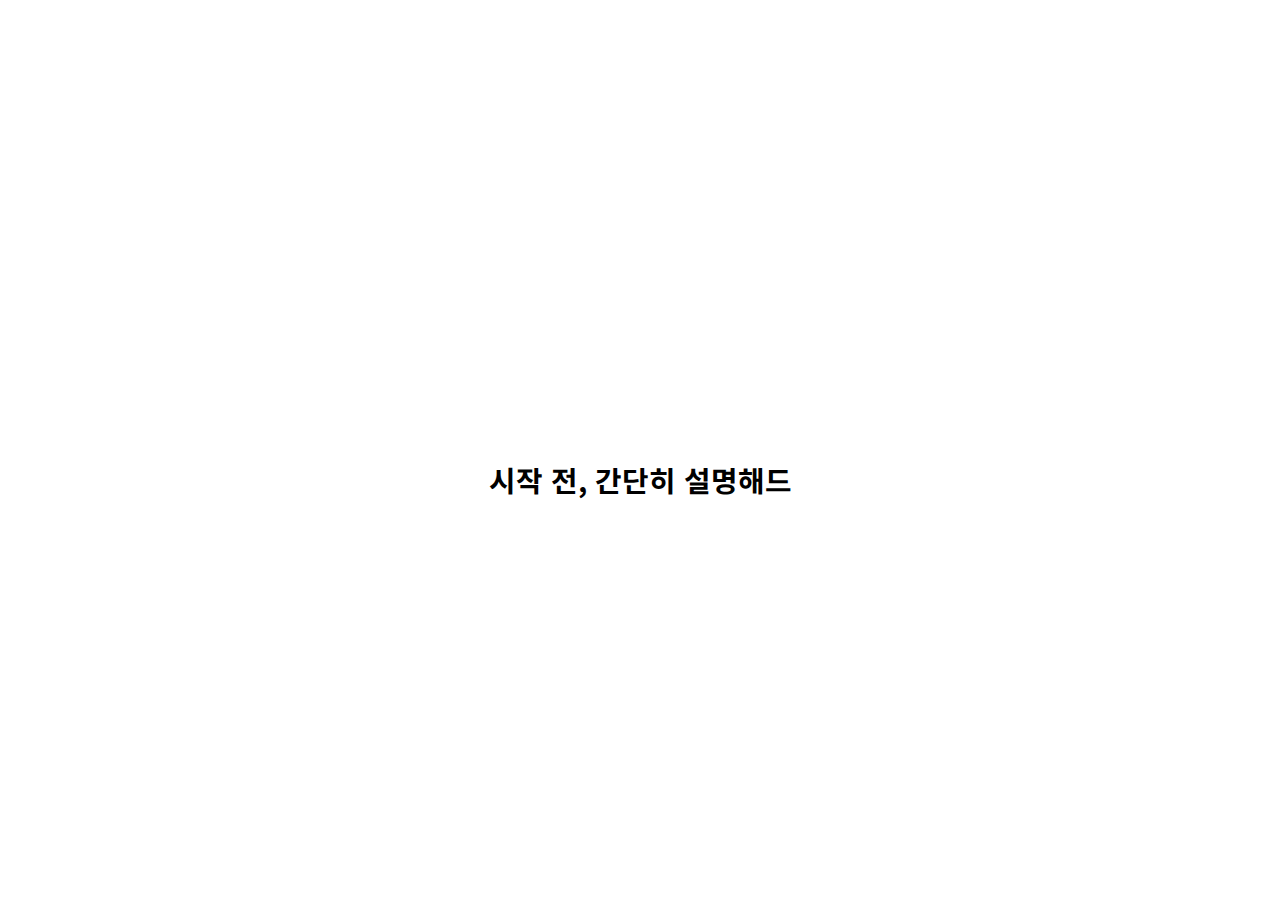
<file: a.html>
<!DOCTYPE html>
<html lang="ko">

<head>
    <meta charset="UTF-8">
    <meta name="viewport" content="width=device-width, initial-scale=1.0">
    <title>테스트 소개</title>
    <link rel="preconnect" href="https://fonts.googleapis.com">
    <link rel="preconnect" href="https://fonts.gstatic.com" crossorigin>
    <link href="https://fonts.googleapis.com/css2?family=Noto+Sans+KR:wght@400;600&display=swap" rel="stylesheet">
    <style>
        body {
            font-family: 'Noto Sans KR', sans-serif;
            display: flex;
            align-items: center;
            justify-content: center;
            height: 100vh;
            margin: 0;
            font-size: 1.8em;
            font-weight: bold;
        }

        #greeting {
            text-align: center;
            position: absolute;
            top: 50%;
            transform: translateY(-50%);
        }

        h2 {
            font-weight: normal;
        }

        .blue-box {
            z-index: -999;
            width: 1300px;
            height: 200px;
            background-color: blue;
            position: fixed;
            bottom: 0;
            left: 0;
            display: none;
        }

        img {
            width: 700px;
            position: fixed;
            bottom: 0;
            left: 0;
            display: none;
        }

        h2 {
            position: fixed;
            right: 200px;
            bottom: 300px;
            text-align: center;
            line-height: 1.4;
            display: none;
            animation: fontSizeAnimation 2s infinite alternate;
            transform-origin: bottom left;
        }

        .black-screen {
  position: fixed;
  top: 0;
  left: 0;
  width: 100%;
  height: 100%;
  background-color: black;
  background-image: url(f.png);
  background-size: cover;
  background-position: center;
  opacity: 0;
  display: flex;
  align-items: center;
  justify-content: center;
  color: white;
  font-weight: bold;
  overflow: hidden;
}

        @keyframes fontSizeAnimation {
            0% {
                font-size: 1.5rem;
                transform: scaleX(1);
            }

            100% {
                font-size: 1.6rem;
                transform: scaleX(1.1);
            }
        }
    </style>
</head>

<body>
    <p id="greeting"></p>
    <div class="black-screen" id="blackScreen">
        <span id="typingEffect"></span>
    </div>

    <script>
        var messages = ["시작 전, 간단히 설명해드리겠습니다.", "프랑스의 작가 베르나르 베르베르의 [상상력 사전]에 나온 테스트입니다."];
        var index = 0;

        function showNextMessage(index) {
            var messageElement = document.getElementById("greeting");
            var message = messages[index];
            var blueBox = document.querySelector('.blue-box');
            var image = document.querySelector('img');
            var h2 = document.querySelector('h2');
            var blackScreen = document.getElementById("blackScreen");
            var typingEffect = document.getElementById("typingEffect");

            function showNextCharacter() {
                if (currentIndex < message.length) {
                    var span = document.createElement('span');
                    span.textContent = message[currentIndex];
                    messageElement.appendChild(span);
                    currentIndex++;
                    setTimeout(showNextCharacter, 100);
                } else {
                    if (message.includes("프랑스의 작가 베르나르 베르베르의 [상상력 사전]에 나온 테스트입니다.")) {
                        blueBox.style.display = 'block';
                        image.style.display = 'block';
                        h2.style.display = 'block';

                        messageElement.style.transition = "top 2s";
                        messageElement.style.top = "10%";
                    }

                    if (index === messages.length - 1) {
                        setTimeout(function () {
                            messageElement.innerHTML = '';
                            messageElement.style.transition = "none";
                            messageElement.style.top = "50%";
                            blueBox.style.display = 'none';
                            image.style.display = 'none';
                            h2.style.display = 'none';

                            blackScreen.style.opacity = 1;

                            typingEffect.innerHTML = '';
                            var newMessage = "총 6가지 도형에 구체적인 그림을 그려주세요.";
                            var newIndex = 0;

                            function showNextCharacter() {
                                if (newIndex < newMessage.length) {
                                    typingEffect.textContent += newMessage[newIndex];
                                    newIndex++;
                                    setTimeout(showNextCharacter, 100);
                                }
                            }

                            setTimeout(showNextCharacter, 2000);

                        }, 5000);
                        return;
                    }

                    setTimeout(function () {
                        messageElement.innerHTML = '';
                        messageElement.style.transition = "none";
                        messageElement.style.top = "50%";
                        index++;
                        showNextMessage(index);
                    }, 2000);
                }
            }

            var currentIndex = 0;
            messageElement.innerHTML = '';
            showNextCharacter();
        }

        showNextMessage(index);

        setTimeout(function () {
    window.location.href = 'b.html';
}, 20000);

    </script>

    <img src="b.png">
    <div class="blue-box"></div>
    <h2>“여기 간단한 심리테스트가 하나있다.<br><span style='color: blue;'>기하학적 형태의 상징적인 힘</span>을 이용하여<br>어떤 사람을 더 잘 알기 위한 테스트이다.“</h2>
</body>

</html>
</file>
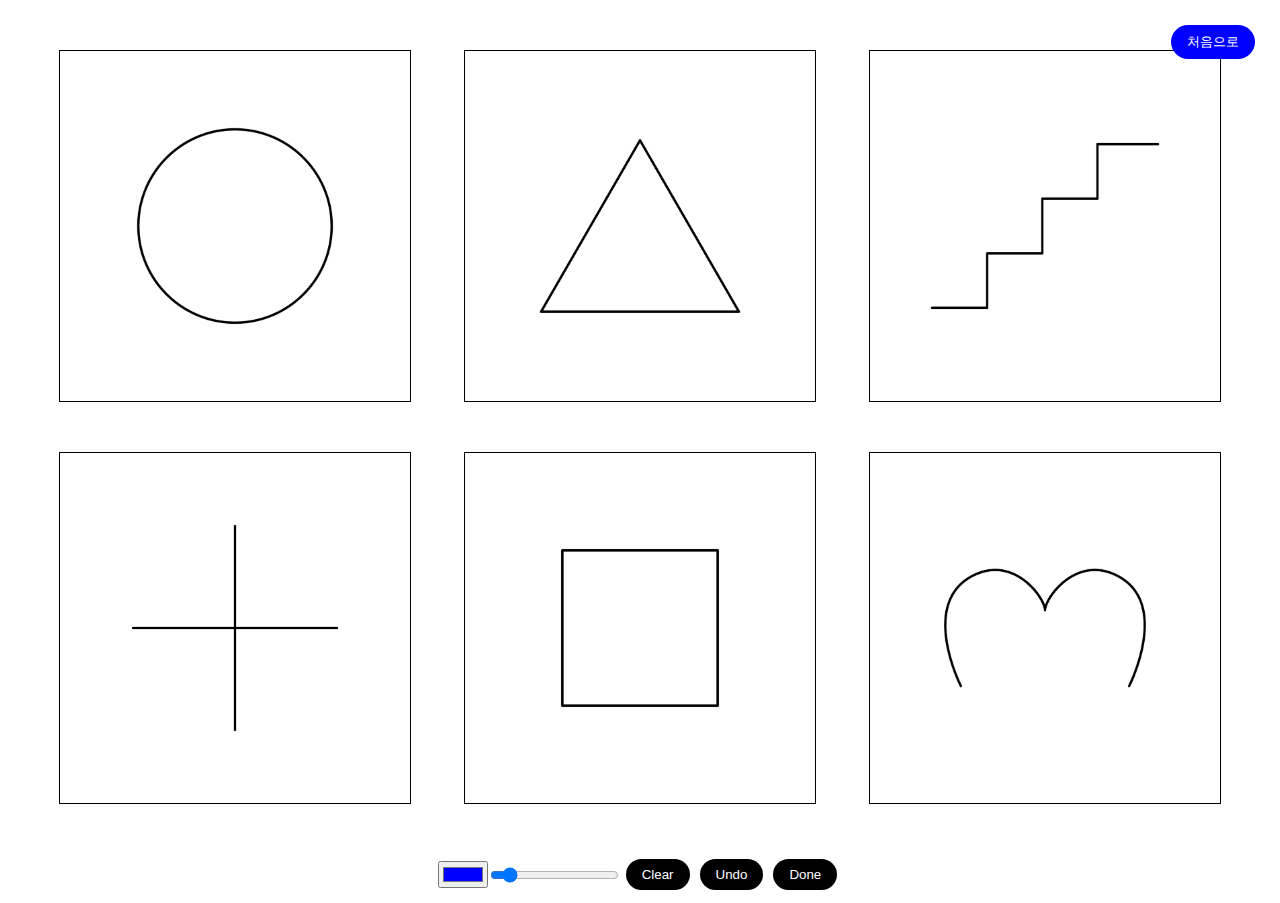
<file: b.html>
<!DOCTYPE html>
<html lang="en">

<head>
  <meta charset="UTF-8">
  <meta name="viewport" content="width=device-width, initial-scale=1.0">
  <title>드로잉 캔버스</title>
  <style>
    body {
      font-family: 'Noto Sans KR', sans-serif;
      font-size: 1.8em;
    }

    .canvas-container {
      display: grid;
      grid-template-columns: repeat(3, 1fr);
      grid-template-rows: repeat(2, 1fr);
      gap: 50px;
      justify-content: space-around;
      align-content: stretch;
      align-items: baseline;
      justify-items: center;
      margin: 50px;
    }

    .canvas {
      width: 350px;
      height: 350px;
      border: 1px solid #000;
      grid-row-gap: 5px;
      background-size: cover;
      background-position: center;
    }

    #canvas1 { background-image: url('1.jpg'); }
    #canvas2 { background-image: url('2.jpg'); }
    #canvas3 { background-image: url('3.jpg'); }
    #canvas4 { background-image: url('4.jpg'); }
    #canvas5 { background-image: url('5.jpg'); }
    #canvas6 { background-image: url('6.jpg'); }

    #toolbar-container {
      display: flex;
      justify-content: center;
      align-items: center;
    }

    #toolbar {
      display: flex;
      align-items: center;
    }

    #toolbar button {
      margin: 5px;
      background-color: black;
      color: white;
      border: none;
      padding: 8px 16px;
      cursor: pointer;
      border-radius: 30px;
    }

    #toolbar button:hover {
      background-color: blue;
    }

    .input-container {
      display: flex;
      flex-direction: row;
      align-items: center;
    }

    .input-box {
      margin-right: 10px;
      width: 200px;
      box-sizing: border-box;
      font-size: 1em;
      margin-left: 300px;
    }

    #goToIndex {
  position: absolute;
  top: 20px;
  right: 20px;
  margin: 5px;
  background-color: blue;
  color: white;
  border: none;
  padding: 8px 16px;
  cursor: pointer;
  border-radius: 30px;
}

#goToIndex:hover {
  background-color: black;
}


  </style>
</head>

<body>
  <button id="goToIndex">처음으로</button>

  <div class="canvas-container">
    <canvas class="canvas" id="canvas1"></canvas>
    <canvas class="canvas" id="canvas2"></canvas>
    <canvas class="canvas" id="canvas3"></canvas>
    <canvas class="canvas" id="canvas4"></canvas>
    <canvas class="canvas" id="canvas5"></canvas>
    <canvas class="canvas" id="canvas6"></canvas>
  </div>

  <div id="toolbar-container">
    <div id="toolbar">
      <input type="color" id="colorPicker" value="#0000ff" />
      <input type="range" id="lineWidth" min="1" max="10" value="2" />
      <button id="clear">Clear</button>
      <button id="undo">Undo</button>
      <button id="done">Done</button>
    </div>
  </div>

  <div id="input-container" style="display: none;">
    <input type="text" class="input-box" id="input1" placeholder="Canvas 1">
    <input type="text" class="input-box" id="input2" placeholder="Canvas 2">
    <input type="text" class="input-box" id="input3" placeholder="Canvas 3">
    <input type="text" class="input-box" id="input4" placeholder="Canvas 4">
    <input type="text" class="input-box" id="input5" placeholder="Canvas 5">
    <input type="text" class="input-box" id="input6" placeholder="Canvas 6">
  </div>

  <script>
    window.alert("각 도형에 구체적인 그림을 그려주세요.")
    
    const canvasContainer = document.querySelector('.canvas-container');
    const canvases = document.querySelectorAll('.canvas');
    const toolbar = document.getElementById('toolbar');
    const colorPicker = document.getElementById('colorPicker');
    const lineWidthInput = document.getElementById('lineWidth');
    const clearButton = document.getElementById('clear');
    const undoButton = document.getElementById('undo');
    const doneButton = document.getElementById('done');
    const inputContainer = document.getElementById('input-container');

    let currentCanvas;
    let currentContext;
    let isPainting = false;
    let lineWidth = 2;
    let drawingHistory = [];

    canvases.forEach(canvas => {
      canvas.addEventListener('mousedown', startPainting);
      canvas.addEventListener('mouseup', stopPainting);
      canvas.addEventListener('mousemove', draw);
    });

    toolbar.addEventListener('input', handleToolbarInput);
    clearButton.addEventListener('click', clearCanvas);
    undoButton.addEventListener('click', undoDrawing);
    doneButton.addEventListener('click', finishDrawing);

    function getCanvasCoordinates(canvas, event) {
  const rect = canvas.getBoundingClientRect();
  return {
    x: event.clientX - rect.left,
    y: event.clientY - rect.top
  };
}

function startPainting(e) {
  isPainting = true;
  currentCanvas = e.target;
  currentContext = currentCanvas.getContext('2d');
  const coordinates = getCanvasCoordinates(currentCanvas, e);
  currentContext.beginPath();
  currentContext.moveTo(coordinates.x, coordinates.y);
}

    function stopPainting() {
      isPainting = false;
      drawingHistory.push(currentContext.getImageData(0, 0, currentCanvas.width, currentCanvas.height));
    }

function draw(e) {
  if (!isPainting) return;
  const coordinates = getCanvasCoordinates(currentCanvas, e);
  currentContext.lineWidth = lineWidth;
  currentContext.lineCap = 'round';
  currentContext.strokeStyle = colorPicker.value;
  currentContext.lineTo(coordinates.x, coordinates.y);
  currentContext.stroke();
}

    function handleToolbarInput(e) {
      if (e.target.id === 'colorPicker') {
        currentContext.strokeStyle = e.target.value;
      }

      if (e.target.id === 'lineWidth') {
        lineWidth = e.target.value;
      }
    }

    function clearCanvas() {
      currentContext.clearRect(0, 0, currentCanvas.width, currentCanvas.height);
      drawingHistory = [];
    }

    function undoDrawing() {
      if (drawingHistory.length > 1) {
        drawingHistory.pop();
        currentContext.putImageData(drawingHistory[drawingHistory.length - 1], 0, 0);
      } else {
        clearCanvas();
      }
    }

    function finishDrawing() {
      const confirmation = window.confirm("형용사를 입력해주세요.");

      if (confirmation) {
        if (inputContainer.style.display === 'none') {
          inputContainer.style.display = 'block';
        } else {
          const inputValues = Array.from(document.querySelectorAll('.input-box')).map(input => input.value);

          if (!inputContainer.classList.contains('interpreted')) {
            inputValues.forEach((value, index) => {
  const canvasNumber = index + 1;
  const canvasElement = document.getElementById(`canvas${canvasNumber}`);
              
  // Create interpretation next to each canvas
  let interpretation;

  // finishDrawing 함수 내의 if 문 안에 추가
if (canvasNumber === 1) {
  interpretation = document.createElement('p');
  interpretation.innerText = `내가 보는 나: ${value}`;
  interpretation.style.color = 'blue';  // 이 부분을 추가해 파란색으로 변경
} else if (canvasNumber === 2) {
  interpretation = document.createElement('p');
  interpretation.innerText = `남이 보는 나: ${value}`;
  interpretation.style.color = 'blue';  // 이 부분을 추가해 파란색으로 변경
} else if (canvasNumber === 3) {
  interpretation = document.createElement('p');
  interpretation.innerText = `나의 인생관: ${value}`;
  interpretation.style.color = 'blue';  // 이 부분을 추가해 파란색으로 변경
} else if (canvasNumber === 4) {
  interpretation = document.createElement('p');
  interpretation.innerText = `나의 잠재의식: ${value}`;
  interpretation.style.color = 'blue';  // 이 부분을 추가해 파란색으로 변경
} else if (canvasNumber === 5) {
  interpretation = document.createElement('p');
  interpretation.innerText = `나의 가족관: ${value}`;
  interpretation.style.color = 'blue';  // 이 부분을 추가해 파란색으로 변경
} else if (canvasNumber === 6) {
  interpretation = document.createElement('p');
  interpretation.innerText = `내가 생각하는 사랑: ${value}`;
  interpretation.style.color = 'blue';  // 이 부분을 추가해 파란색으로 변경
}


  canvasElement.parentNode.appendChild(interpretation);
});

            // 입력칸을 다시 숨김
            inputContainer.style.display = 'none';
            inputContainer.classList.add('interpreted');

            // 툴바를 숨김
            toolbar.style.display = 'none';
          }
        }
      } else {
        window.alert("형용사를 반드시 입력해주세요!");
      }
    }

    canvases.forEach(canvas => {
  canvas.width = 350;
  canvas.height = 350;
});

    const goToIndexButton = document.getElementById('goToIndex');
goToIndexButton.addEventListener('click', () => {
  window.location.href = 'index.html';
});

  </script>
</body>

</html>
</file>
